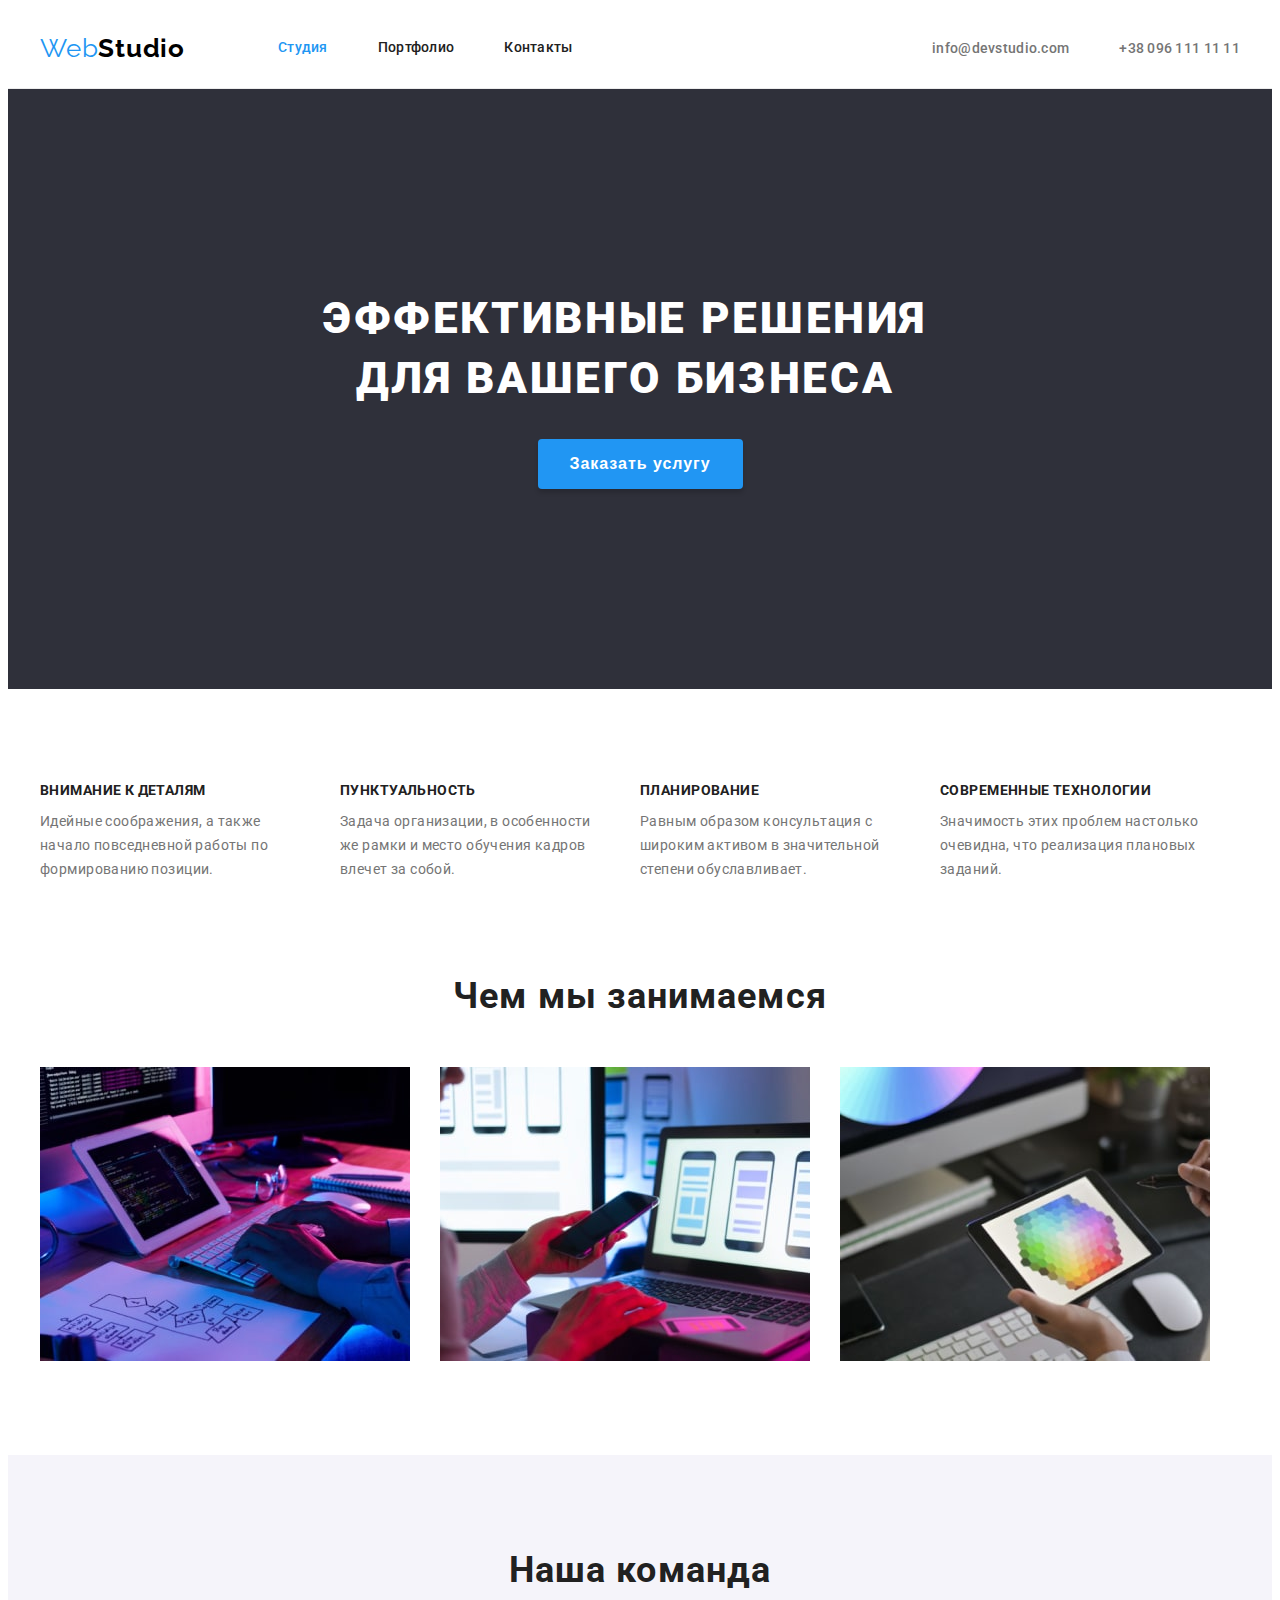
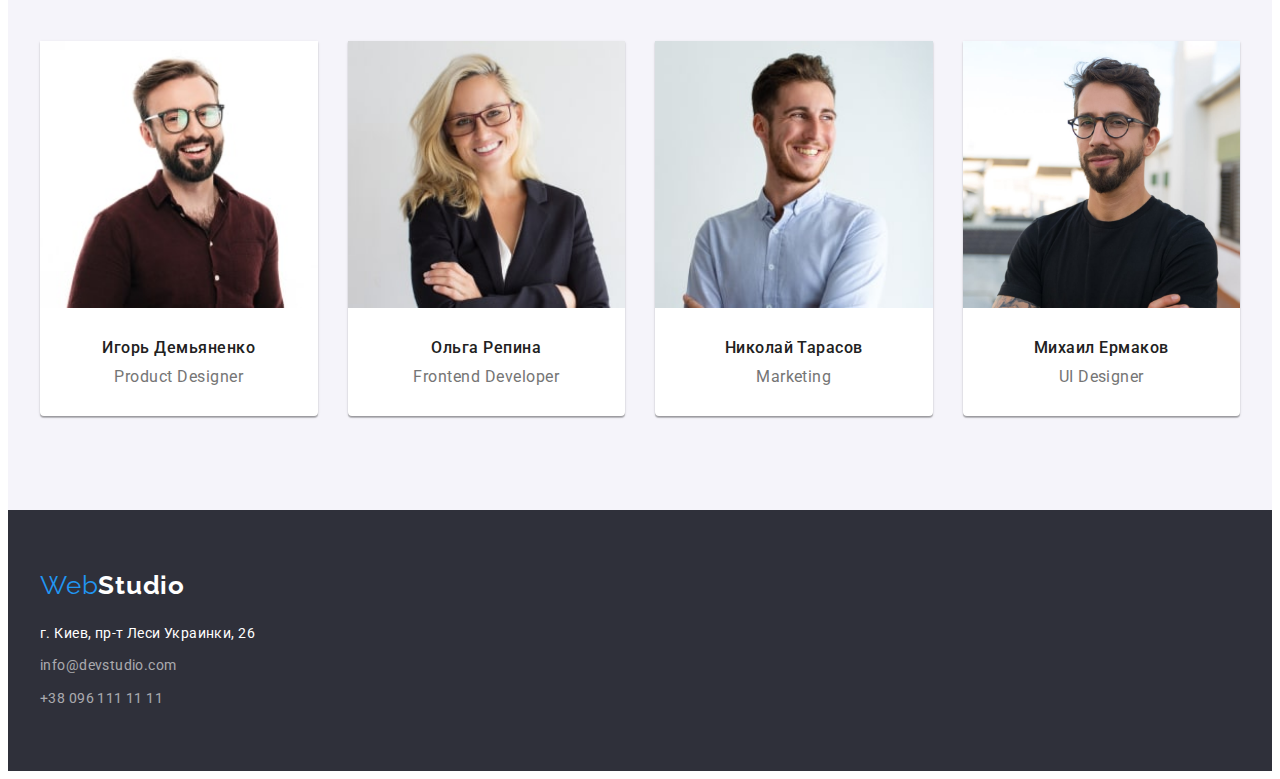
<file: index.html>
<!DOCTYPE html>
<html lang="ru">
<head>
    <meta charset="UTF-8">
    <meta http-equiv="X-UA-Compatible" content="IE=edge">
    <meta name="viewport" content="width=device-width, initial-scale=1.0">
    <title>Document</title>
    <link rel="preconnect" href="https://fonts.googleapis.com">
    <link rel="preconnect" href="https://fonts.gstatic.com" crossorigin>
    <link href="https://fonts.googleapis.com/css2?family=Raleway:wght@700&family=Roboto:wght@400;500;700;900&display=swap"
    rel="stylesheet">
    <link rel="stylesheet" href="https://cdnjs.cloudflare.com/ajax/libs/modern-normalize/1.1.0/modern-normalize.min.css"
        integrity="sha512-wpPYUAdjBVSE4KJnH1VR1HeZfpl1ub8YT/NKx4PuQ5NmX2tKuGu6U/JRp5y+Y8XG2tV+wKQpNHVUX03MfMFn9Q=="
        crossorigin="anonymous" referrerpolicy="no-referrer" />

    <link rel="stylesheet" href="./css/styles.css">

    <!--font-family: 'Raleway', sans-serif;
font-family: 'Roboto', sans-serif;-->


</head>
<body>
<header class="header">
    <div class="container header-container">
    <nav class="header-navigation">
    <a class="logo-text header-logo-text link" href=""><span class="firs-text-logo">Web</span><span class="second-text-logo">Studio</span></a>
    <ul class="header-list list">
        <li class="header-item">
            <a class="current link header-item-link" href="./index.html">Студия</a>
        </li>
        <li class="header-item">
            <a class="link header-item-link" href="./portfolio.html">Портфолио</a>
        </li>
        <li class="header-item">
            <a class="link header-item-link" href="">Контакты</a>
        </li>
    </ul>
    </nav>
    <ul class="list header-contact-list">
        <li class="header-contact-item">
            <a  class="header-contact-item-text link" href="mailto:info@devstudio.com">info@devstudio.com</a>
        </li>
        <li class="header-contact-item">
            <a  class="header-contact-item-text link" href="tel:+380961111111">+38 096 111 11 11</a>
        </li>
    </ul>
    </div>
</header>
<main>
    <!-- hero section -->
<section class="hero-section">
<div class="container">
<h1 class="hero-title">Эффективные решения для вашего бизнеса</h1>   
<button class="button-main"  type="button">Заказать услугу</button>
</div>
</section>
    <!-- main sections -->
<section class="section">
    <div class="container ">
    <h2 class="preference-title-hide">преимущества</h2>
    <ul class="preference list">
        <li class="preference-item">
            <h3 class="title preference-title ">Внимание к деталям</h3>
            <p class="preference-text">Идейные соображения, а также начало повседневной работы по формированию позиции.</p>
        </li>
        <li class="preference-item">
            <h3 class="title preference-title ">Пунктуальность</h3>
            <p class="preference-text">Задача организации, в особенности же рамки и место обучения кадров влечет за собой.</li>
        <li class="preference-item">
            <h3 class="title preference-title">Планирование</h3>
            <p class="preference-text">Равным образом консультация с широким активом в значительной степени обуславливает.</li>
        <li class="preference-item">
            <h3 class="title preference-title">Современные технологии</h3>
            <p class="preference-text">Значимость этих проблем настолько очевидна, что реализация плановых заданий.</p>
        </li>
    </ul>
    </div>
</section>
<section class="section work-section">
    <div class="container">
    <h2 class="work-title">Чем мы занимаемся</h2>
    <ul class="work-list">
        <li class="work-item">
            <img src="./images/what-we-do-img1.jpg" alt="неписание кода" width="370"
            height="294">
        </li>
        <li class="work-item">
            <img src="./images/what-we-do-img2.jpg" alt="адаптация под мобильное устройство" width="370" height="294">
        </li>
        <li class="work-item">
            <img src="./images/what-we-do-img3.jpg" alt="дизайн" width="370" height="294">
        </li>
    </ul>
    </div>
</section>
<section class="staff section">
    <div class="container">
    <h2 class="staff-title">Наша команда</h2>
    <ul class="staff-list">
        <li class="staff-item">
            <img src="./images/our-staff-img1.jpg" alt="первый сотрудник" width="270" height="260">
            <div class="staff-item-bottom">
            <h3 class="staff-name">Игорь Демьяненко</h3>
            <p class="staff-profesional" lang="en">Product Designer</p>
            </div>
        </li>
        <li class="staff-item">
            <img src="./images/our-staff-img2.jpg" alt="второй сотрудник" width="270" height="260">
            <div class="staff-item-bottom">
            <h3 class="staff-name">Ольга Репина</h3>
            <p class="staff-profesional" lang="en">Frontend Developer</p>
            </div>
        </li>
        <li class="staff-item">
            <img src="./images/our-staff-img3.jpg" alt="третий сотрудник" width="270" height="260">
            <div class="staff-item-bottom">
            <h3 class="staff-name">Николай Тарасов</h3>
            <p class="staff-profesional" lang="en">Marketing</p>
            </div>
        </li>
        <li class="staff-item">
            <img src="./images/our-staff-img4.jpg" alt="четвертый сотрудник" width="270" height="260">
            <div class="staff-item-bottom">
            <h3 class="staff-name">Михаил Ермаков</h3>
            <p class="staff-profesional" lang="en">UI Designer</p>
            </div>
        </li>
        
    </ul>
    </div>
</section>

</main>

<footer class="dovn">
    <div class="container">
    <a class="logo-text-footer link" href=""><span class="firs-text-logo">Web</span><span
            class="second-text-logo-footer">Studio</span></a>
    <address>
        <ul>
            <li class="adress-item">
                <a class="location link" href="https://goo.gl/maps/d4MLWuVxxV9sgo2M7"
                target="_blank"
                rel="noopener noreferrer">г. Киев, пр-т Леси Украинки, 26</a>
            </li >
            <li class="adress-item">
                <a class="link footer-contact-link" href="mailto:info@devstudio.com">info@devstudio.com</a>
            </li>
            <li>
                <a class="link footer-contact-link" href="tel:+380961111111">+38 096 111 11 11</a>
            </li>
        </ul>
    </address>
    </div>
</footer>

</body>

</html>
</file>
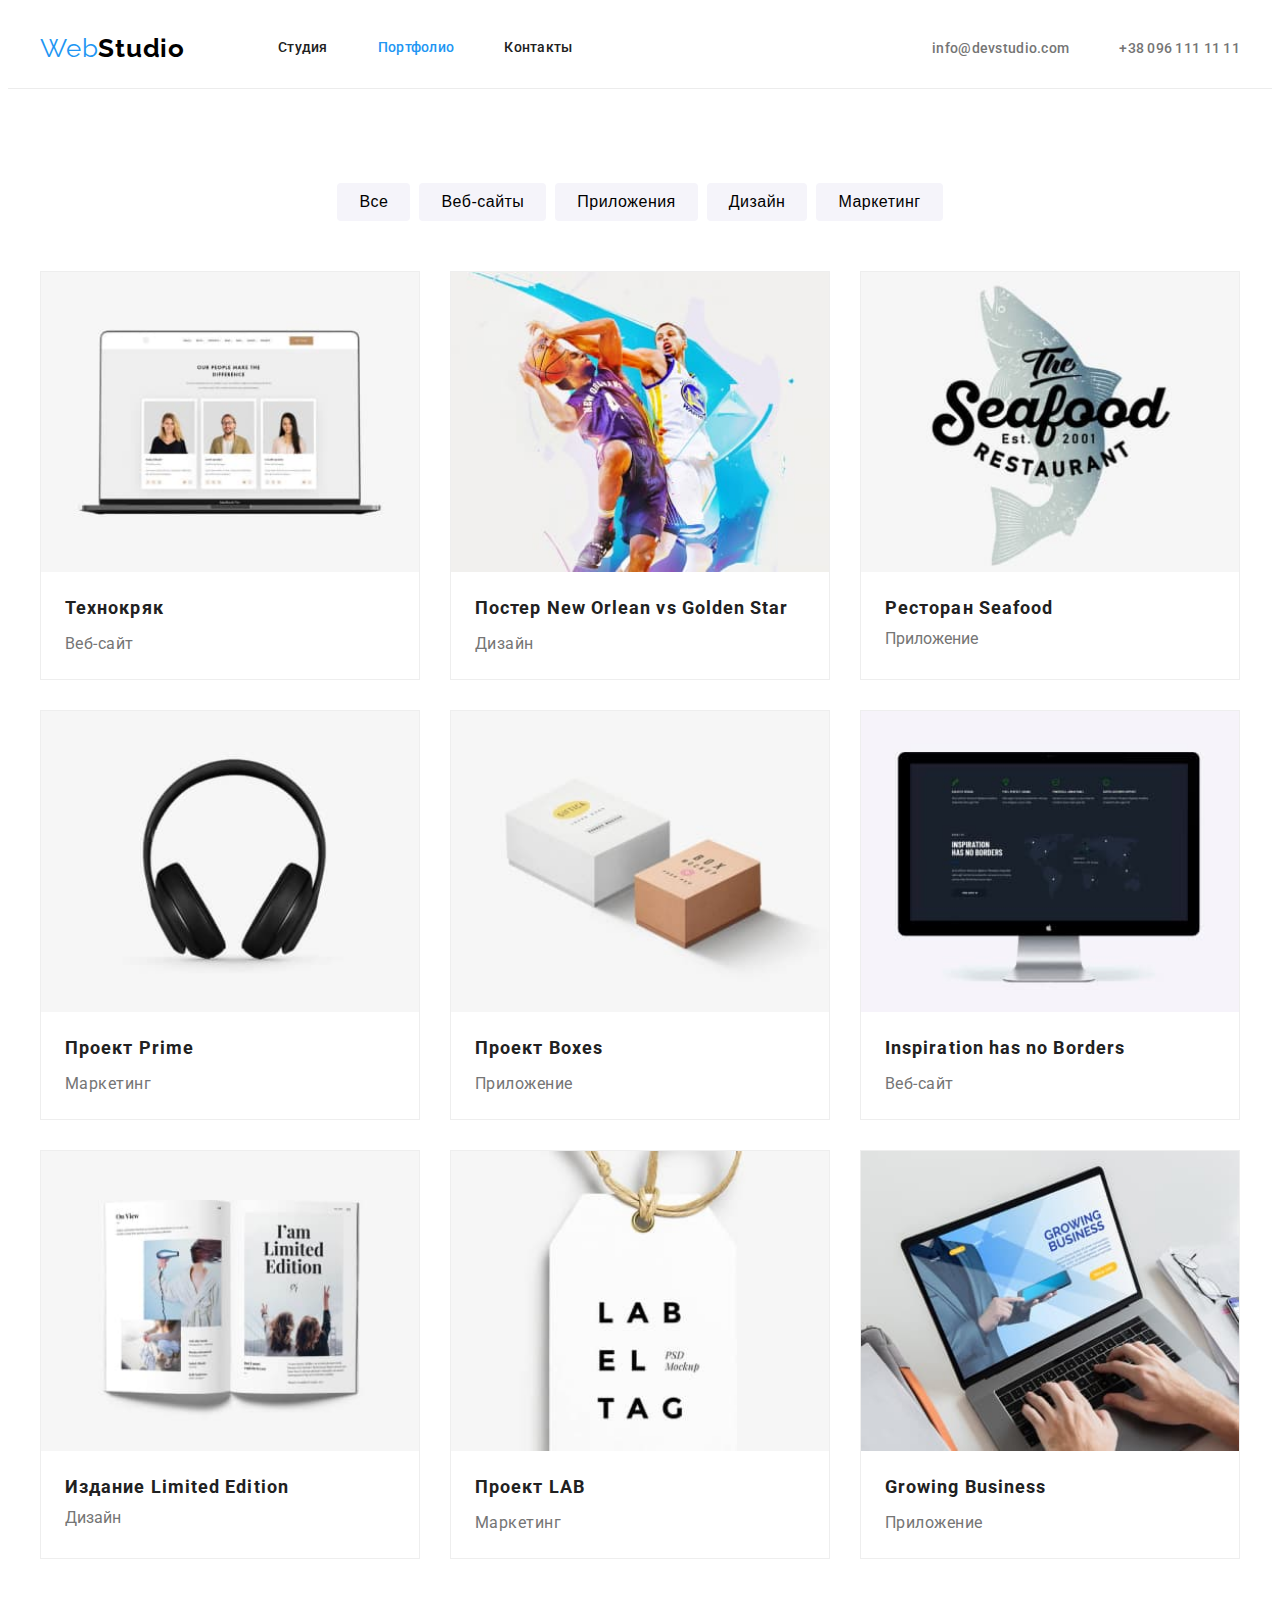
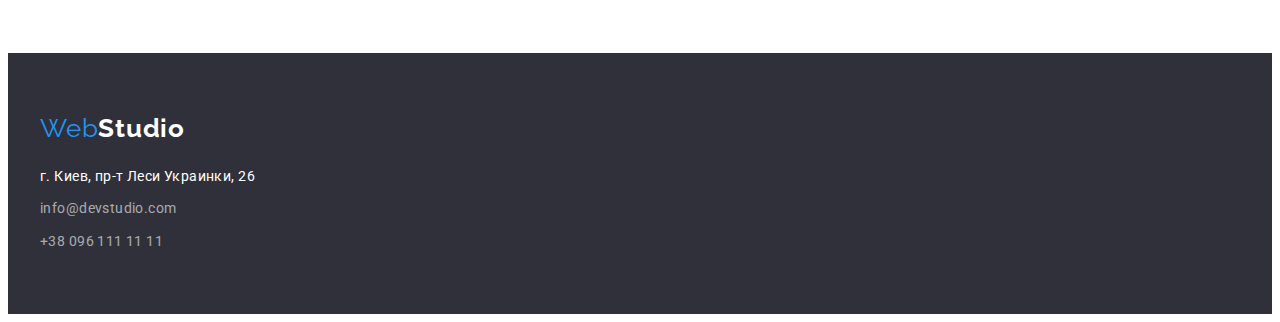
<file: portfolio.html>
<!DOCTYPE html>
<html lang="ru">

<head>
    <meta charset="UTF-8">
    <meta http-equiv="X-UA-Compatible" content="IE=edge">
    <meta name="viewport" content="width=device-width, initial-scale=1.0">
    <title>Document</title>
    <link rel="preconnect" href="https://fonts.googleapis.com">
    <link rel="preconnect" href="https://fonts.gstatic.com" crossorigin>
    <link
        href="https://fonts.googleapis.com/css2?family=Raleway:wght@700&family=Roboto:wght@400;500;700;900&display=swap"
        rel="stylesheet">
    <link rel="stylesheet" href="https://cdnjs.cloudflare.com/ajax/libs/modern-normalize/1.1.0/modern-normalize.min.css"
        integrity="sha512-wpPYUAdjBVSE4KJnH1VR1HeZfpl1ub8YT/NKx4PuQ5NmX2tKuGu6U/JRp5y+Y8XG2tV+wKQpNHVUX03MfMFn9Q=="
        crossorigin="anonymous" referrerpolicy="no-referrer" />

    <link rel="stylesheet" href="./css/styles.css">

    <!--font-family: 'Raleway', sans-serif;
font-family: 'Roboto', sans-serif;-->


</head>

<body>
<header class="header">
    <div class="container header-container">
        <nav class="header-navigation">
            <a class="logo-text header-logo-text link" href=""><span class="firs-text-logo">Web</span><span
                    class="second-text-logo">Studio</span></a>
            <ul class="header-list list">
                <li class="header-item">
                    <a class=" link header-item-link" href="./index.html">Студия</a>
                </li>
                <li class="header-item">
                    <a class="current link header-item-link" href="./portfolio.html">Портфолио</a>
                </li>
                <li class="header-item">
                    <a class="link header-item-link" href="">Контакты</a>
                </li>
            </ul>
        </nav>
        <ul class="list header-contact-list">
            <li class="header-contact-item">
                <a class="header-contact-item-text link" href="mailto:info@devstudio.com">info@devstudio.com</a>
            </li>
            <li class="header-contact-item">
                <a class="header-contact-item-text link" href="tel:+380961111111">+38 096 111 11 11</a>
            </li>
        </ul>
    </div>
</header>

<main>
    <!--навигация по портфолио-->
    <section class="section">
        <div class="container">
        <h1 class="menu-title"> menu portfolio </h1>
        <ul class="filter list">
            <li class="filter-item">
                <button class="filter-button current" type="button">Все</button>
            </li>
            <li class="filter-item">
                <button class="filter-button " type="button">Веб-сайты</button>
            </li>
            <li class="filter-item">
                <button class="filter-button " type="button">Приложения</button>
            </li>
            <li class="filter-item">
                <button class="filter-button " type="button">Дизайн</button>
            </li>
            <li>
                <button class="filter-button " type="button">Маркетинг</button>
            </li>
        </ul>
        <ul class="list portfolio-section-list">
            <li class="portfolio-section-item">
                <img src="./images/our-portfolio-img1.jpg" alt="открытая веб страница"
                width="370" height="294">
                <div class="portfolio-section-text">
                <h2 class="img-title-work">Технокряк</h3>
                <p class="name-work">Веб-сайт</p>
                </div>
            </li>
            <li class="portfolio-section-item">
                <img src="./images/our-portfolio-img2.jpg" alt="игра в баскетбол" width="370" height="294">
                <div class="portfolio-section-text">
                <h2 class="img-title-work">Постер New Orlean vs Golden Star</h3>
                <p class="name-work">Дизайн</p>
                </div>
            </li>
            <li class="portfolio-section-item">
                <img src="./images/our-portfolio-img3.jpg" alt="логотип с рыбой" width="370" height="294">
                <div class="portfolio-section-text">
                <h2 class="img-title-work">Ресторан Seafood</h3>
                <p class="name-work> ">Приложение</p>
                </div>
            </li>
            <li class="portfolio-section-item">
                <img src="./images/our-portfolio-img4.jpg" alt="наушники" width="370" height="294">
                <div class="portfolio-section-text">
                <h2 class="img-title-work">Проект Prime</h3>
                <p class="name-work">Маркетинг</p>
                </div>
            </li>
            <li class="portfolio-section-item"> 
                <img src="./images/our-portfolio-img5.jpg" alt="упаковочные коробки" width="370" height="294">
                <div class="portfolio-section-text">
                <h2 class="img-title-work">Проект Boxes</h3>
                <p class="name-work">Приложение</p>
                </div>
            </li>
            <li class="portfolio-section-item">
                <img src="./images/our-portfolio-img6.jpg" alt="монитор" width="370" height="294">
                <div class="portfolio-section-text">
                <h2 class="img-title-work">Inspiration has no Borders</h3>
                <p class="name-work">Веб-сайт</p>
                </div>
            </li>
            <li class="portfolio-section-item">
                <img src="./images/our-portfolio-img7.jpg" alt="открытая книга" width="370" height="294">
                <div class="portfolio-section-text">
                <h2 class="img-title-work">Издание Limited Edition</h3>
                <p>Дизайн</p>
                </div>
            </li>
            <li class="portfolio-section-item">
                <img src="./images/our-portfolio-img8.jpg" alt="этикетка" width="370" height="294">
                <div class="portfolio-section-text">
                <h2 class="img-title-work">Проект LAB</h3>
                <p class="name-work">Маркетинг</p>
                </div>
            </li>
            <li class="portfolio-section-item">
                <img src="./images/our-portfolio-img9.jpg" alt="компьютер на столе" width="370" height="294">
                <div class="portfolio-section-text">
                <h2 class="img-title-work">Growing Business</h3>
                <p class="name-work">Приложение</p>
                </div>
            </li>
        </ul>
    </div>

    </section>


</main>

<footer class="dovn">
    <div class="container">
        <a class="logo-text-footer link" href=""><span class="firs-text-logo">Web</span><span
                class="second-text-logo-footer">Studio</span></a>
        <address>
            <ul>
                <li class="adress-item">
                    <a class="location link" href="https://goo.gl/maps/d4MLWuVxxV9sgo2M7" target="_blank"
                        rel="noopener noreferrer">г. Киев, пр-т Леси Украинки, 26</a>
                </li>
                <li class="adress-item">
                    <a class="link footer-contact-link" href="mailto:info@devstudio.com">info@devstudio.com</a>
                </li>
                <li>
                    <a class="link footer-contact-link" href="tel:+380961111111">+38 096 111 11 11</a>
                </li>
            </ul>
        </address>
    </div>
</footer>
</body>
</html>
</file>
<file: css/styles.css>
:root {
  --main-title-color: #ffffff;
  --plus-text-color: #ffffff;
  --second-bg-color: #2f303a;
  --portfolio-button-color: #f5f4fa;
  --second-title-color: #212121;
  --main-text-color: #757575;
  --second-text-color: #212121;
  --accent-color: #2196f3;
  --footer-clor-contact: rgba(255, 255, 255, 0.6);
  --first-text-logo: #2196f3;
  --second-text-logo: #000000;
  --staff-bg-color: #f5f4fa;
}

p,
h1,
h2,
h3,
h4,
h5,
h6 {
  margin: 0;
}
ul {
  list-style: none;
  margin: 0;
  padding: 0;
}
.container {
  width: 1200px;
  margin: 0 auto;
  padding-left: 15px;
  padding-right: 15px;
}
.section {
  padding-top: 94px;
  padding-bottom: 94px;
}
button {
  cursor: pointer;
}
img {
  display: block;
  width: 100%;
  height: auto;
}

body {
  font-family: "Roboto", sans-serif;
  color: var(--main-text-color);
  background-color: #ffffff;
}

.link {
  text-decoration: none;
}
/* стилизация логотипа */
.header-logo-text {
  margin-right: 93px;
}
.firs-text-logo {
  font-family: "Raleway", sans-serif;
  font-weight: 700px;
  font-size: 26px;
  line-height: 1.19;
  letter-spacing: 0.03em;
  color: var(--first-text-logo);
}
.second-text-logo {
  font-family: "Raleway", sans-serif;
  font-weight: bold;
  font-size: 26px;
  line-height: 1.19;
  letter-spacing: 0.03em;
  color: var(--second-text-logo);
}
/* стили навигации сайта */
.header-list {
  display: flex;
}
.header-navigation {
  display: flex;
  align-items: center;
}
.header-contact-list {
  display: flex;
  margin-left: auto;
}
.header-contact-item:not(:last-child) {
  margin-right: 50px;
}
header {
  border-bottom: 1px solid #ececec;
}
.header-container {
  display: flex;
  align-items: center;
}
.header-item:not(:last-child) {
  margin-right: 50px;
}
.header-item-link {
  padding-top: 32px;
  padding-bottom: 32px;
  display: block;

  font-weight: 500;
  font-size: 14px;
  line-height: 1.14;
  letter-spacing: 0.02em;
  color: var(--second-text-color);
}
.header-item-link.current {
  color: var(--accent-color);
}
.header-item-link:hover,
.header-item-link:focus {
  color: var(--accent-color);
}

/*стили контактов*/
.header-contact-item-text {
  font-weight: 500;
  font-size: 14px;
  line-height: 1.14;
  letter-spacing: 0.02em;
  color: var(--main-text-color);
}
.header-contact-item-text:hover,
.header-contact-item-text:focus {
  color: var(--accent-color);
}
/* стилизация секции hero */
.hero-section {
  padding-top: 200px;
  padding-bottom: 200px;
  background-color: var(--second-bg-color);
}
.hero-title {
  margin-left: 237px;
  margin-bottom: 30px;
  width: 696px;

  font-weight: 900;
  font-size: 44px;
  line-height: 1.36;
  text-align: center;
  letter-spacing: 0.06em;
  text-transform: uppercase;
  color: var(--main-title-color);
}
.button-main {
  display: block;
  margin: 0 auto;
  padding: 10px 32px;

  font-weight: bold;
  font-size: 16px;
  line-height: 30px;
  display: flex;
  align-items: center;
  text-align: center;
  color: var(--plus-text-color);
  letter-spacing: 0.06em;
  background: var(--accent-color);
  box-shadow: 0px 4px 4px rgba(0, 0, 0, 0.15);
  border-radius: 4px;
  border: transparent;
}
/* преимущества */
.preference {
  display: flex;
}
.preference-title-hide {
  display: none;
}
.preference-item:not(:last-child) {
  margin-right: 30px;
}
.preference-title {
  margin-bottom: 10px;
}
.preference-text {
  width: 270px;
  font-size: 14px;
  line-height: 24px;
  letter-spacing: 0.03em;
}
.title {
  font-weight: 700;
  font-size: 14px;
  line-height: 1.14;
  letter-spacing: 0.03em;
  text-transform: uppercase;
  color: var(--second-text-color);
}
/* чем мы занимаемся */
.work-list {
  display: flex;
}
.work-section {
  padding-top: 0;
}
.work-item:not(:last-child) {
  margin-right: 30px;
}
.work-title {
  margin-bottom: 50px;

  font-weight: 700;
  font-size: 36px;
  line-height: 1.17;
  text-align: center;
  letter-spacing: 0.03em;
  color: var(--second-text-color);
}
/* наша команда */
.staff-list {
  display: flex;
  margin-right: -30px;
}
.staff-item {
  background: var(--main-title-color);
  box-shadow: 0px 1px 3px rgba(0, 0, 0, 0.12), 0px 1px 1px rgba(0, 0, 0, 0.14),
    0px 2px 1px rgba(0, 0, 0, 0.2);
  border-radius: 0px 0px 4px 4px;
}
.staff-item {
  flex-basis: calc(100% / 3 - 30px);
  margin-right: 30px;
}

.staff {
  background-color: var(--staff-bg-color);
}
.staff-item-bottom {
  padding-top: 30px;
  padding-bottom: 30px;
}
.staff-title {
  margin-bottom: 50px;

  font-weight: 700;
  font-size: 36px;
  line-height: 1.17;
  text-align: center;
  letter-spacing: 0.03em;
  color: var(--second-text-color);
}
.staff-name {
  margin-bottom: 10px;

  font-weight: 500;
  font-size: 16px;
  line-height: 1.19;
  text-align: center;
  letter-spacing: 0.03em;
  color: var(--second-text-color);
}
.staff-profesional {
  font-size: 16px;
  line-height: 1.19;
  text-align: center;
  letter-spacing: 0.03em;
}
/* футер */
.dovn {
  padding-top: 60px;
  padding-bottom: 60px;
  background-color: var(--second-bg-color);
}
.logo-text-footer {
  display: block;
  margin-bottom: 20px;
}
.second-text-logo-footer {
  font-family: "Raleway", sans-serif;
  font-weight: 700;
  font-size: 26px;
  line-height: 1.19;
  letter-spacing: 0.03em;
  color: var(--main-title-color);
}
.location {
  margin-bottom: 9px;
  font-style: normal;
  font-weight: normal;
  font-size: 14px;
  line-height: 24px;
  letter-spacing: 0.03em;
  color: var(--plus-text-color);
}
.footer-contact-link {
  font-style: normal;
  font-weight: normal;
  font-size: 14px;
  line-height: 1.71;
  letter-spacing: 0.03em;
  color: var(--footer-clor-contact);
}
.footer-contact-link:hover,
.footer-contact-link:focus {
  color: var(--accent-color);
}
.adress-item {
  margin-bottom: 9px;
}
/* портфолио */
.filter {
  display: flex;
  justify-content: center;
  margin-bottom: 50px;
}
.menu-title {
  display: none;
}
.filter-button {
  border: transparent;
  padding: 6px 22px;
  font-weight: 500;
  font-size: 16px;
  line-height: 1.63;
  text-align: center;
  letter-spacing: 0.03em;
  box-sizing: border-box;
  border-radius: 4px;
  background-color: var(--staff-bg-color);
}
.filter-item {
  margin-right: 9px;
}
.filter-button:hover,
.filter-button:focus {
  background-color: var(--accent-color);
  font-weight: 500;
  font-size: 16px;
  line-height: 26px;
  text-align: center;
  letter-spacing: 0.03em;
  color: var(--plus-text-color);
  box-shadow: 0px 3px 1px rgba(0, 0, 0, 0.1), 0px 1px 2px rgba(0, 0, 0, 0.08),
    0px 2px 2px rgba(0, 0, 0, 0.12);
  border-radius: 4px;
}
/* все пункты портфолио */
.img-title-work {
  margin-bottom: 4px;

  font-weight: 700;
  font-size: 18px;
  line-height: 1.83;
  letter-spacing: 0.06em;
  color: var(--second-title-color);
}
.name-work {
  font-size: 16px;
  line-height: 1.88;
  letter-spacing: 0.03em;
}
.portfolio-section-list {
  display: flex;
  flex-wrap: wrap;
  margin-right: -30px;
  margin-bottom: -30px;
}
.portfolio-section-item {
  flex-basis: calc(100% / 3 - 30px);
  margin-right: 30px;
  margin-bottom: 30px;

  border: 1px solid #eeeeee;
  box-sizing: border-box;
}
.portfolio-section-text {
  padding: 20px 24px;
}
</file>
